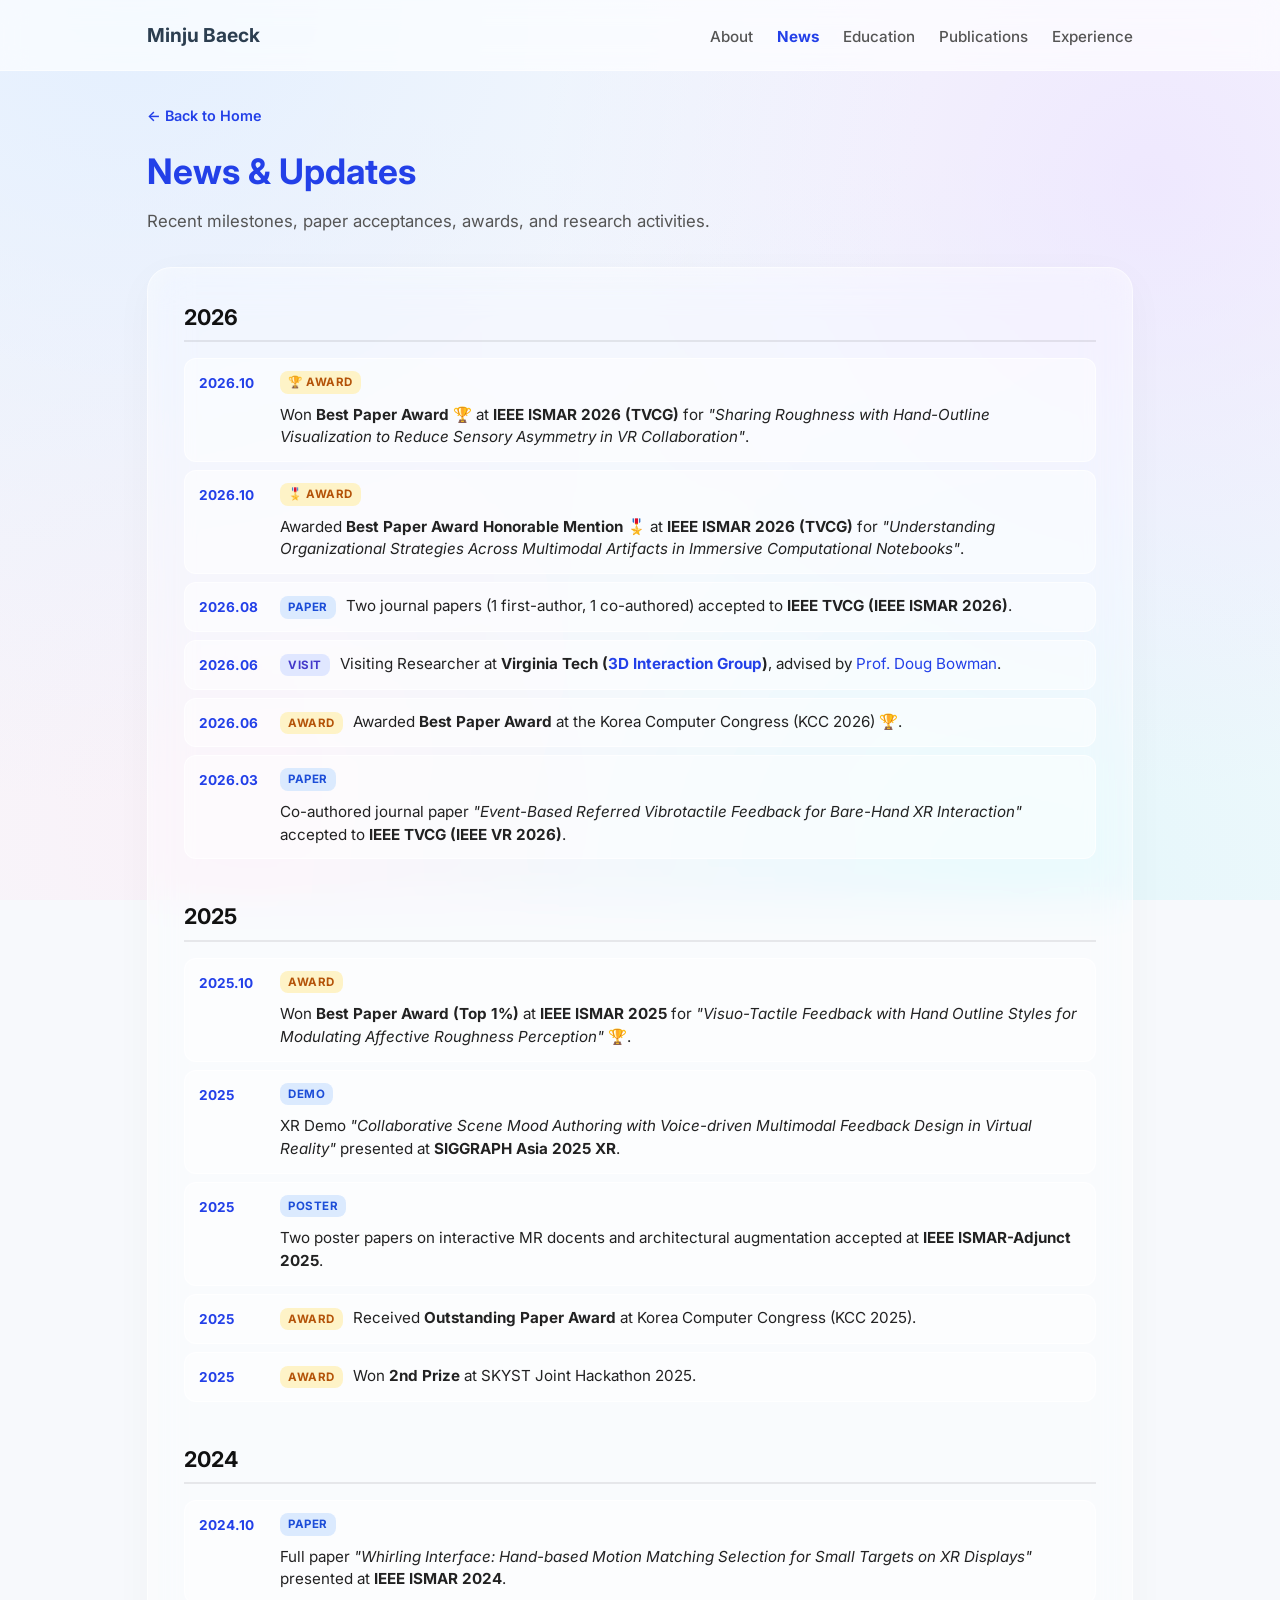
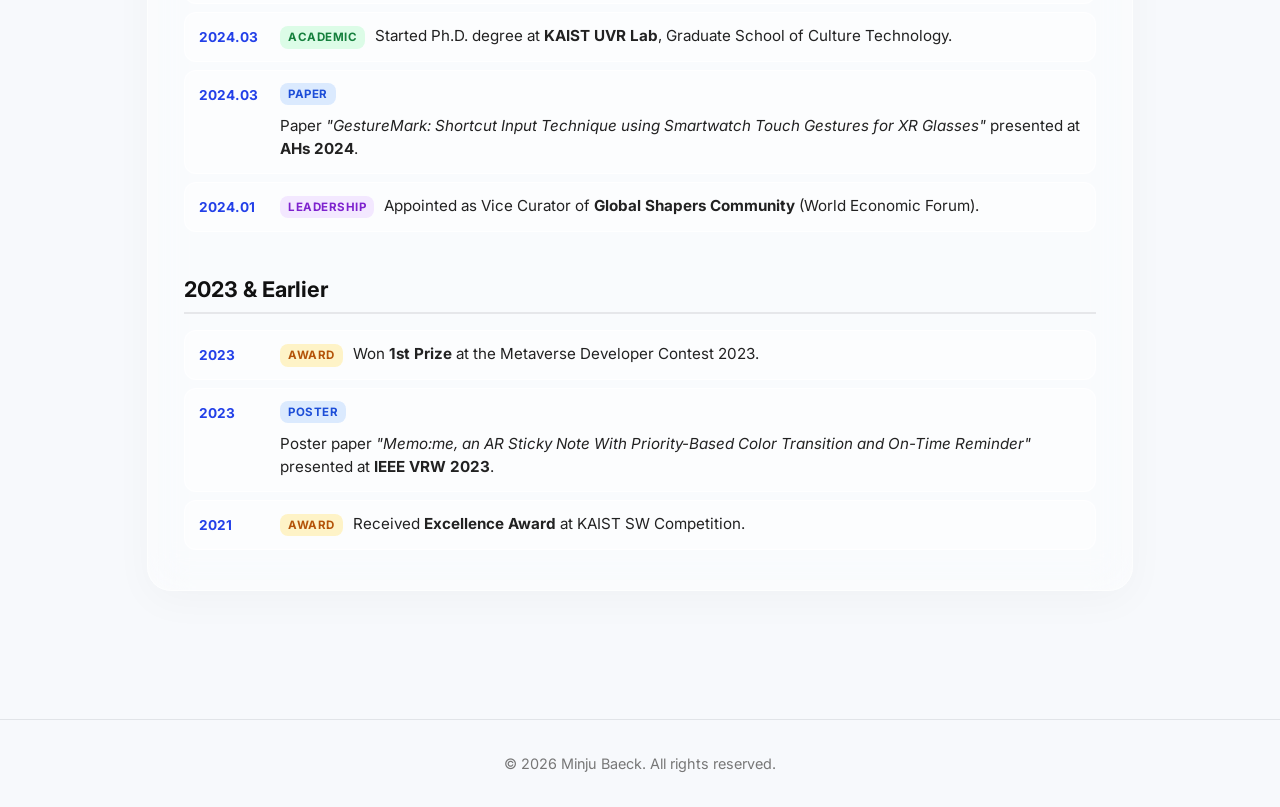
<file: news.html>
<!DOCTYPE html>
<html lang="en">
<head>
    <meta charset="UTF-8">
    <meta name="viewport" content="width=device-width, initial-scale=1.0">
    <title>News &amp; Updates | Minju Baeck</title>
    <link rel="stylesheet" href="style.css">
    <!-- Fonts -->
    <link href="https://fonts.googleapis.com/css2?family=Inter:wght@300;400;600;700&display=swap" rel="stylesheet">
    <!-- FontAwesome for Icons -->
    <link rel="stylesheet" href="https://cdnjs.cloudflare.com/ajax/libs/font-awesome/6.0.0/css/all.min.css">
</head>
<body>
    <nav class="navbar">
        <div class="nav-content">
            <a href="index.html" class="nav-logo">Minju Baeck</a>
            <ul class="nav-links">
                <li><a href="index.html#about">About</a></li>
                <li><a href="news.html" style="color: var(--vibrant-blue); font-weight: 700;">News</a></li>
                <li><a href="index.html#education">Education</a></li>
                <li><a href="index.html#publications">Publications</a></li>
                <li><a href="index.html#experience">Experience</a></li>
            </ul>
        </div>
    </nav>

    <main class="container" style="padding-top: 2rem;">
        <div class="news-page-header">
            <a href="index.html" class="back-link">&larr; Back to Home</a>
            <h1 class="page-title">News &amp; Updates</h1>
            <p class="page-subtitle">Recent milestones, paper acceptances, awards, and research activities.</p>
        </div>

        <div class="card-section-container" style="padding: 32px 36px; margin-bottom: 4rem;">
            
            <!-- 2026 -->
            <div class="news-year-group">
                <h2 class="news-year-heading">2026</h2>
                <div class="news-items-list">
                    <div class="news-card">
                        <div class="news-card-date">2026.10</div>
                        <div class="news-card-content">
                            <span class="news-tag tag-award">🏆 Award</span>
                            <p class="news-title">Won <strong>Best Paper Award 🏆</strong> at <strong>IEEE ISMAR 2026 (TVCG)</strong> for <em>"Sharing Roughness with Hand-Outline Visualization to Reduce Sensory Asymmetry in VR Collaboration"</em>.</p>
                        </div>
                    </div>
                    <div class="news-card">
                        <div class="news-card-date">2026.10</div>
                        <div class="news-card-content">
                            <span class="news-tag tag-award">🎖️ Award</span>
                            <p class="news-title">Awarded <strong>Best Paper Award Honorable Mention 🎖️</strong> at <strong>IEEE ISMAR 2026 (TVCG)</strong> for <em>"Understanding Organizational Strategies Across Multimodal Artifacts in Immersive Computational Notebooks"</em>.</p>
                        </div>
                    </div>
                    <div class="news-card">
                        <div class="news-card-date">2026.08</div>
                        <div class="news-card-content">
                            <span class="news-tag tag-paper">Paper</span>
                            <p class="news-title">Two journal papers (1 first-author, 1 co-authored) accepted to <strong>IEEE TVCG (IEEE ISMAR 2026)</strong>.</p>
                        </div>
                    </div>
                    <div class="news-card">
                        <div class="news-card-date">2026.06</div>
                        <div class="news-card-content">
                            <span class="news-tag tag-visit">Visit</span>
                            <p class="news-title">Visiting Researcher at <strong>Virginia Tech (<a href="https://wordpress.cs.vt.edu/3digroup/" target="_blank" rel="noopener noreferrer">3D Interaction Group</a>)</strong>, advised by <a href="https://scholar.google.com/citations?user=KXCqonwAAAAJ" target="_blank" rel="noopener noreferrer">Prof. Doug Bowman</a>.</p>
                        </div>
                    </div>
                    <div class="news-card">
                        <div class="news-card-date">2026.06</div>
                        <div class="news-card-content">
                            <span class="news-tag tag-award">Award</span>
                            <p class="news-title">Awarded <strong>Best Paper Award</strong> at the Korea Computer Congress (KCC 2026) 🏆.</p>
                        </div>
                    </div>
                    <div class="news-card">
                        <div class="news-card-date">2026.03</div>
                        <div class="news-card-content">
                            <span class="news-tag tag-paper">Paper</span>
                            <p class="news-title">Co-authored journal paper <em>"Event-Based Referred Vibrotactile Feedback for Bare-Hand XR Interaction"</em> accepted to <strong>IEEE TVCG (IEEE VR 2026)</strong>.</p>
                        </div>
                    </div>
                </div>
            </div>

            <!-- 2025 -->
            <div class="news-year-group">
                <h2 class="news-year-heading">2025</h2>
                <div class="news-items-list">
                    <div class="news-card">
                        <div class="news-card-date">2025.10</div>
                        <div class="news-card-content">
                            <span class="news-tag tag-award">Award</span>
                            <p class="news-title">Won <strong>Best Paper Award (Top 1%)</strong> at <strong>IEEE ISMAR 2025</strong> for <em>"Visuo-Tactile Feedback with Hand Outline Styles for Modulating Affective Roughness Perception"</em> 🏆.</p>
                        </div>
                    </div>
                    <div class="news-card">
                        <div class="news-card-date">2025</div>
                        <div class="news-card-content">
                            <span class="news-tag tag-paper">Demo</span>
                            <p class="news-title">XR Demo <em>"Collaborative Scene Mood Authoring with Voice-driven Multimodal Feedback Design in Virtual Reality"</em> presented at <strong>SIGGRAPH Asia 2025 XR</strong>.</p>
                        </div>
                    </div>
                    <div class="news-card">
                        <div class="news-card-date">2025</div>
                        <div class="news-card-content">
                            <span class="news-tag tag-paper">Poster</span>
                            <p class="news-title">Two poster papers on interactive MR docents and architectural augmentation accepted at <strong>IEEE ISMAR-Adjunct 2025</strong>.</p>
                        </div>
                    </div>
                    <div class="news-card">
                        <div class="news-card-date">2025</div>
                        <div class="news-card-content">
                            <span class="news-tag tag-award">Award</span>
                            <p class="news-title">Received <strong>Outstanding Paper Award</strong> at Korea Computer Congress (KCC 2025).</p>
                        </div>
                    </div>
                    <div class="news-card">
                        <div class="news-card-date">2025</div>
                        <div class="news-card-content">
                            <span class="news-tag tag-award">Award</span>
                            <p class="news-title">Won <strong>2nd Prize</strong> at SKYST Joint Hackathon 2025.</p>
                        </div>
                    </div>
                </div>
            </div>

            <!-- 2024 -->
            <div class="news-year-group">
                <h2 class="news-year-heading">2024</h2>
                <div class="news-items-list">
                    <div class="news-card">
                        <div class="news-card-date">2024.10</div>
                        <div class="news-card-content">
                            <span class="news-tag tag-paper">Paper</span>
                            <p class="news-title">Full paper <em>"Whirling Interface: Hand-based Motion Matching Selection for Small Targets on XR Displays"</em> presented at <strong>IEEE ISMAR 2024</strong>.</p>
                        </div>
                    </div>
                    <div class="news-card">
                        <div class="news-card-date">2024.03</div>
                        <div class="news-card-content">
                            <span class="news-tag tag-academic">Academic</span>
                            <p class="news-title">Started Ph.D. degree at <strong>KAIST UVR Lab</strong>, Graduate School of Culture Technology.</p>
                        </div>
                    </div>
                    <div class="news-card">
                        <div class="news-card-date">2024.03</div>
                        <div class="news-card-content">
                            <span class="news-tag tag-paper">Paper</span>
                            <p class="news-title">Paper <em>"GestureMark: Shortcut Input Technique using Smartwatch Touch Gestures for XR Glasses"</em> presented at <strong>AHs 2024</strong>.</p>
                        </div>
                    </div>
                    <div class="news-card">
                        <div class="news-card-date">2024.01</div>
                        <div class="news-card-content">
                            <span class="news-tag tag-service">Leadership</span>
                            <p class="news-title">Appointed as Vice Curator of <strong>Global Shapers Community</strong> (World Economic Forum).</p>
                        </div>
                    </div>
                </div>
            </div>

            <!-- 2023 & Earlier -->
            <div class="news-year-group">
                <h2 class="news-year-heading">2023 &amp; Earlier</h2>
                <div class="news-items-list">
                    <div class="news-card">
                        <div class="news-card-date">2023</div>
                        <div class="news-card-content">
                            <span class="news-tag tag-award">Award</span>
                            <p class="news-title">Won <strong>1st Prize</strong> at the Metaverse Developer Contest 2023.</p>
                        </div>
                    </div>
                    <div class="news-card">
                        <div class="news-card-date">2023</div>
                        <div class="news-card-content">
                            <span class="news-tag tag-paper">Poster</span>
                            <p class="news-title">Poster paper <em>"Memo:me, an AR Sticky Note With Priority-Based Color Transition and On-Time Reminder"</em> presented at <strong>IEEE VRW 2023</strong>.</p>
                        </div>
                    </div>
                    <div class="news-card">
                        <div class="news-card-date">2021</div>
                        <div class="news-card-content">
                            <span class="news-tag tag-award">Award</span>
                            <p class="news-title">Received <strong>Excellence Award</strong> at KAIST SW Competition.</p>
                        </div>
                    </div>
                </div>
            </div>

        </div>
    </main>

    <footer>
        <p>&copy; 2026 Minju Baeck. All rights reserved.</p>
    </footer>
</body>
</html>
</file>
<file: style.css>
/* Global Styles */
:root {
    --primary-color: #2c3e50;
    --accent-color: #2340E8;
    --text-color: #333333;
    --light-gray: #f8f9fa;
    --border-color: #e1e4e8;
    --font-family: 'Inter', -apple-system, BlinkMacSystemFont, "Segoe UI", Roboto, Helvetica, Arial, sans-serif;
}

* {
    margin: 0;
    padding: 0;
    box-sizing: border-box;
}

body {
    font-family: var(--font-family);
    line-height: 1.6;
    color: var(--text-color);
    background-color: #ffffff;
}

a {
    color: var(--accent-color);
    text-decoration: none;
    transition: color 0.2s ease;
}

a:hover {
    color: #1d6fa5;
    text-decoration: underline;
}

/* Navigation */
.navbar {
    background-color: rgba(255, 255, 255, 0.95);
    border-bottom: 1px solid var(--border-color);
    position: sticky;
    top: 0;
    z-index: 100;
    padding: 1rem 0;
    backdrop-filter: blur(5px);
}

.nav-content {
    max-width: 1050px;
    margin: 0 auto;
    padding: 0 2rem;
    display: flex;
    justify-content: space-between;
    align-items: center;
}

.nav-logo {
    font-weight: 700;
    font-size: 1.2rem;
    color: var(--primary-color);
    text-decoration: none;
}

.nav-logo:hover {
    text-decoration: none;
    color: var(--accent-color);
}

.nav-links {
    list-style: none;
    display: flex;
    gap: 1.5rem;
}

.nav-links a {
    color: #555;
    font-weight: 500;
    font-size: 0.95rem;
}

.nav-links a:hover {
    color: var(--accent-color);
    text-decoration: none;
}

/* Main Container */
.container {
    max-width: 1050px;
    margin: 0 auto;
    padding: 2rem;
}

section {
    margin-bottom: 4rem;
}

h2 {
    font-size: 1.5rem;
    color: var(--primary-color);
    border-bottom: 2px solid var(--light-gray);
    padding-bottom: 0.5rem;
    margin-bottom: 1.5rem;
    display: flex;
    align-items: center;
    gap: 0.5rem;
}

/* About Section */
.about-section {
    display: flex;
    align-items: center;
    gap: 3rem;
    margin-top: 2rem;
    margin-bottom: 4rem;
}

.about-text {
    flex: 1;
}

.about-text h1 {
    font-size: 2.5rem;
    color: var(--primary-color);
    margin-bottom: 0.2rem;
}

.subtitle {
    font-size: 1.2rem;
    color: #666;
    font-weight: 400;
    margin-bottom: 1.5rem;
    border-bottom: none;
    padding-bottom: 0;
}

.about-text p {
    margin-bottom: 1rem;
    font-size: 1.05rem;
}

.social-links {
    margin-top: 1.5rem;
    display: flex;
    gap: 1.2rem;
}

.social-links a {
    display: inline-flex;
    align-items: center;
    gap: 0.4rem;
    color: #555;
    font-weight: 500;
    padding: 0.4rem 0.8rem;
    border: 1px solid var(--border-color);
    border-radius: 5px;
    background-color: var(--light-gray);
    transition: all 0.2s;
}

.social-links a:hover {
    background-color: white;
    border-color: var(--accent-color);
    color: var(--accent-color);
    text-decoration: none;
}

.about-image {
    flex-shrink: 0;
}

.profile-photo {
    width: 200px;
    height: 200px;
    border-radius: 50%;
    object-fit: cover;
    box-shadow: 0 4px 10px rgba(0,0,0,0.1);
}

/* Shared Item Styles (Education, Experience) */
.item {
    margin-bottom: 1.5rem;
}

.item-header {
    display: flex;
    justify-content: space-between;
    align-items: baseline;
    margin-bottom: 0.3rem;
}

.item-header h3 {
    font-size: 1.1rem;
    color: #222;
}

.date {
    font-size: 0.9rem;
    color: #777;
    white-space: nowrap;
}

.detail {
    font-size: 0.95rem;
    color: #555;
    font-style: italic;
}

ul {
    margin-left: 1.2rem;
    margin-top: 0.5rem;
}

li {
    margin-bottom: 0.3rem;
}

.more-link {
    font-weight: 600;
}

/* Awards */
.awards-list {
    list-style: none;
    margin-left: 0;
}

.awards-list li {
    display: grid;
    grid-template-columns: 280px 1fr auto;
    gap: 15px;
    align-items: center;
    padding: 1rem 0;
    border-bottom: 1px solid var(--light-gray);
}
.award-title {
    color: #111;
}
.award-event {
    color: #444;
}

.awards-list li:last-child {
    border-bottom: none;
}

/* Footer */
footer {
    text-align: center;
    padding: 2rem;
    color: #777;
    font-size: 0.9rem;
    border-top: 1px solid var(--border-color);
    margin-top: 2rem;
}

/* Responsive Design */
@media (max-width: 768px) {
    .about-section {
        flex-direction: column-reverse;
        text-align: center;
    }
    
    .social-links {
        justify-content: center;
        flex-wrap: wrap;
    }
    
    .item-header {
        flex-direction: column;
    }
    
    
    .awards-list li {
        display: flex;
        flex-direction: column;
        align-items: flex-start;
        gap: 0.4rem;
    }
}

/* Publication Filters */
.pub-filters {
    display: flex;
    gap: 10px;
    margin-bottom: 15px;
    flex-wrap: wrap;
}

.filter-btn {
    padding: 6px 16px;
    border: 1px solid var(--accent-color);
    background-color: transparent;
    color: var(--accent-color);
    border-radius: 20px;
    cursor: pointer;
    font-size: 0.9rem;
    font-weight: 500;
    transition: all 0.2s ease;
}

.filter-btn.active, .filter-btn:hover {
    background-color: var(--accent-color);
    color: white;
}

/* Publication Layout */
.pub-list {
    display: flex;
    flex-direction: column;
    gap: 25px;
}

.publication {
    display: flex;
    gap: 15px;
    align-items: flex-start;
    border-bottom: 1px solid var(--light-gray);
    padding-bottom: 20px;
}

.publication:last-child {
    border-bottom: none;
}

.pub-media {
    width: 200px;
    flex-shrink: 0;
}

.media-placeholder {
    width: 100%;
    aspect-ratio: 16 / 9;
    background-color: #eaeaea;
    border-radius: 8px;
    display: flex;
    align-items: center;
    justify-content: center;
    color: #999;
    font-size: 0.85rem;
    overflow: hidden;
    box-shadow: 0 2px 5px rgba(0,0,0,0.05);
}

.pub-media img, .pub-media video {
    width: 100%;
    height: 100%;
    object-fit: cover;
    border-radius: 8px;
}

.pub-content {
    flex: 1;
    display: flex;
    flex-direction: column;
    justify-content: center;
}

.pub-year {
    font-size: 0.85rem;
    font-weight: 700;
    color: var(--accent-color);
    margin-bottom: 3px;
    display: flex;
    align-items: center;
    flex-wrap: wrap;
    gap: 4px 0;
}

.pub-title {
    font-size: 1.05rem;
    font-weight: 600;
    color: #222;
    margin-bottom: 5px;
    line-height: 1.4;
}

.pub-authors {
    font-size: 0.9rem;
    color: #555;
    margin-bottom: 4px;
}

.pub-venue {
    font-size: 0.85rem;
    color: #777;
    font-style: italic;
}

@media (max-width: 768px) {
    .publication {
        flex-direction: column;
        gap: 15px;
    }
    .pub-media {
        width: 100%;
        max-width: 300px;
    }
}

/* Section Title Row for inline links */
.section-title-row {
    display: flex;
    justify-content: space-between;
    align-items: baseline;
    border-bottom: 2px solid var(--light-gray);
    margin-bottom: 1.5rem;
    padding-bottom: 0.5rem;
}

h2.no-border {
    border-bottom: none;
    margin-bottom: 0;
    padding-bottom: 0;
}

.scholar-link {
    font-size: 0.9rem;
    font-weight: 600;
}

@media (max-width: 768px) {
    .section-title-row {
        flex-direction: column;
        align-items: flex-start;
        gap: 10px;
    }
}

/* Fun Projects Gallery */
.gallery-grid {
    display: grid;
    grid-template-columns: repeat(auto-fill, minmax(200px, 1fr));
    gap: 15px;
    margin-top: 20px;
}

.gallery-card {
    position: relative;
    border-radius: 8px;
    overflow: hidden;
    cursor: pointer;
    box-shadow: 0 4px 10px rgba(0,0,0,0.1);
    transition: transform 0.3s ease;
}

.gallery-card:hover {
    transform: translateY(-5px);
    box-shadow: 0 6px 15px rgba(0,0,0,0.15);
}

.gallery-card img {
    width: 100%;
    height: auto;
    min-height: 100%;
    object-fit: cover;
    display: block;
}

.card-overlay {
    position: absolute;
    bottom: 0;
    left: 0;
    right: 0;
    background: linear-gradient(transparent, rgba(0,0,0,0.85));
    color: white;
    padding: 15px;
    padding-top: 30px;
    transform: translateY(10px);
    opacity: 0;
    transition: all 0.3s ease;
}

.gallery-card:hover .card-overlay {
    transform: translateY(0);
    opacity: 1;
}

.card-overlay h3 {
    margin: 0;
    font-size: 1.05rem;
    color: #fff;
    border-bottom: none;
}

/* Modal styling */
.modal {
    display: none; 
    position: fixed; 
    z-index: 1000; 
    left: 0;
    top: 0;
    width: 100%; 
    height: 100%; 
    background-color: rgba(0,0,0,0.8);
    align-items: center;
    justify-content: center;
    opacity: 0;
    transition: opacity 0.3s ease;
}

.modal.show {
    display: flex;
    opacity: 1;
}

.modal-content {
    background-color: #fff;
    padding: 25px;
    border-radius: 12px;
    max-width: 650px;
    width: 90%;
    position: relative;
    animation: scaleUp 0.3s ease;
}

@keyframes scaleUp {
    from { transform: scale(0.95); }
    to { transform: scale(1); }
}

.close-btn {
    position: absolute;
    top: 15px;
    right: 20px;
    color: #aaa;
    font-size: 28px;
    font-weight: bold;
    cursor: pointer;
    line-height: 1;
}

.close-btn:hover {
    color: #333;
}

#modal-img {
    width: 100%;
    border-radius: 8px;
    margin-bottom: 15px;
    max-height: 400px;
    object-fit: cover;
    background-color: var(--light-gray);
}

#modal-title {
    color: var(--primary-color);
    margin-bottom: 10px;
    font-size: 1.4rem;
    border-bottom: none;
}

#modal-desc {
    color: #444;
    font-size: 1.05rem;
    line-height: 1.5;
}

/* Selected Works */
.works-grid {
    display: grid;
    grid-template-columns: repeat(3, 1fr);
    gap: 25px;
    margin-bottom: 3rem;
}

.work-card {
    background: #ffffff;
    border-radius: 28px;
    padding: 16px;
    display: flex;
    flex-direction: column;
    text-decoration: none;
    color: inherit;
    box-shadow: 0 10px 30px rgba(0,0,0,0.06);
    transition: transform 0.3s cubic-bezier(0.175, 0.885, 0.32, 1.275), box-shadow 0.3s ease;
    border: 1px solid rgba(0,0,0,0.03);
}

.work-card:hover {
    transform: translateY(-6px) scale(1.02);
    box-shadow: 0 20px 40px rgba(0,0,0,0.1);
}

.work-img {
    width: 100%;
    border-radius: 20px;
    overflow: hidden;
    position: relative;
    background: #f8f9fa;
    margin-bottom: 16px;
    box-shadow: inset 0 0 0 1px rgba(0,0,0,0.03);
}

.work-img img, .work-img video {
    width: 100%;
    height: auto;
    object-fit: cover;
    display: block;
    transition: transform 0.4s ease;
}

.work-card:hover .work-img img,
.work-card:hover .work-img video {
    transform: scale(1.05);
}

.work-info {
    padding: 4px 8px 8px 8px;
    display: flex;
    flex-direction: column;
    gap: 6px;
}

.work-info h3 {
    font-size: 1.15rem;
    font-weight: 700;
    color: #1a202c;
    margin: 0;
    letter-spacing: -0.3px;
}

.work-question {
    font-size: 0.9rem;
    color: #4a5568;
    margin: 0 0 12px 0;
    line-height: 1.4;
}

.work-tags {
    font-size: 0.75rem;
    font-weight: 600;
    color: #718096;
    margin: 0;
    display: flex;
    align-items: center;
    gap: 6px;
}

.work-tags::before {
    content: '';
    display: inline-block;
    width: 8px;
    height: 8px;
    background-color: #48bb78;
    border-radius: 50%;
    box-shadow: 0 0 6px rgba(72, 187, 120, 0.6);
}

@media (max-width: 768px) {
    .works-grid {
        grid-template-columns: 1fr;
    }
}

:root {
    --slider-pos: 0%;
}

/* Interactive Timeline with Slider */
.timeline-container {
    display: flex;
    gap: 40px;
    margin: 40px 0;
    align-items: flex-start;
}

.timeline-nav.slider-mode {
    position: relative;
    display: flex;
    flex-direction: column;
    justify-content: space-between;
    padding: 0;
    width: 170px;
    flex-shrink: 0;
    height: 320px;
    margin-top: 20px;
}

.slider-track {
    position: absolute;
    right: 0px;
    top: 20px;
    bottom: 20px;
    width: 14px;
    background: #e9ecef;
    border-radius: 10px;
    box-shadow: inset 0 2px 4px rgba(0,0,0,0.1);
    z-index: 1;
}

.slider-fill {
    position: absolute;
    top: 0;
    left: 0;
    width: 100%;
    background: #111;
    border-radius: 10px;
    height: var(--slider-pos);
    transition: height 0.4s cubic-bezier(0.25, 1, 0.5, 1);
}

.slider-thumb {
    position: absolute;
    top: var(--slider-pos);
    left: 50%;
    transform: translate(-50%, -50%);
    width: 28px;
    height: 28px;
    background: #111;
    border-radius: 50%;
    box-shadow: 0 3px 6px rgba(0,0,0,0.3);
    display: flex;
    align-items: center;
    justify-content: center;
    transition: top 0.4s cubic-bezier(0.25, 1, 0.5, 1);
    z-index: 2;
}

.thumb-inner {
    width: 8px;
    height: 8px;
    background: #fff;
    border-radius: 50%;
}

.nav-item {
    display: flex;
    align-items: center;
    justify-content: flex-start;
    height: 40px;
    padding-right: 25px;
    cursor: pointer;
    z-index: 3;
}

.nav-item .nav-text {
    font-size: 1.25rem;
    font-weight: 700;
    line-height: 1.2;
    color: #adb5bd;
    transition: 0.3s;
}

.nav-item.active .nav-text {
    color: #111;
    transform: scale(1.05);
    transform-origin: left center;
}

.timeline-content {
    flex: 1;
    position: relative;
}

.tl-panel {
    display: none;
    animation: fadeIn 0.4s ease;
}

.tl-panel.active {
    display: block;
}

@keyframes fadeIn {
    from { opacity: 0; transform: translateY(10px); }
    to { opacity: 1; transform: translateY(0); }
}

@media (max-width: 768px) {
    .timeline-container {
        flex-direction: column;
        gap: 30px;
    }
    
    .timeline-nav.slider-mode {
        width: 100%;
        height: auto;
        flex-direction: row;
        justify-content: space-between;
        padding-bottom: 30px;
        margin-bottom: 20px;
        border-bottom: none;
        margin-top: 0;
    }
    
    .slider-track {
        right: 20px;
        left: 20px;
        top: auto;
        bottom: 5px;
        width: auto;
        height: 14px;
    }
    
    .slider-fill {
        height: 100%;
        width: var(--slider-pos);
        transition: width 0.4s cubic-bezier(0.25, 1, 0.5, 1);
    }
    
    .slider-thumb {
        top: 50%;
        left: var(--slider-pos);
        transition: left 0.4s cubic-bezier(0.25, 1, 0.5, 1);
    }

    .nav-item {
        padding-right: 0;
        justify-content: center;
        flex: 1;
        text-align: center;
    }

    .nav-item .nav-text {
        font-size: 1rem;
    }
    
    .nav-item.active .nav-text {
        transform: scale(1.05);
        transform-origin: center bottom;
    }
}

/* Timeline style inside panels */
.item.tl-layout {
    display: flex;
    gap: 15px;
    align-items: flex-start;
    margin-bottom: 15px;
}

.item-date {
    font-weight: 700;
    font-size: 1rem;
    color: #2340E8; /* distinct accent color for date */
    min-width: 145px;
    flex-shrink: 0;
    padding-top: 1px;
}

.item-content {
    flex: 1;
    max-width: 750px;
}

.item-content .item-header {
    flex-direction: column;
    margin-bottom: 2px;
}

.item-content .item-header h3 {
    font-size: 1.05rem;
    color: #111;
    margin-bottom: 0;
}

.item-content p {
    color: #333;
    font-size: 0.9rem;
    line-height: 1.4;
    margin-top: 4px;
}

.item-content p .detail,
.item-content .detail {
    font-style: italic;
    color: #666;
    font-size: 0.85rem;
    display: inline-block;
    margin-top: 2px;
}

.item-content ul {
    margin-top: 5px;
    margin-bottom: 0;
    font-size: 0.9rem;
    color: #444;
    padding-left: 20px;
}

.item-content li {
    margin-bottom: 4px;
}

@media (max-width: 768px) {
    .item.tl-layout {
        flex-direction: column;
        gap: 5px;
        margin-bottom: 15px;
    }
    
    .item-date {
        min-width: auto;
        font-size: 0.95rem;
        padding-top: 0;
    }
}

/* Publication Badges */
.pub-badge {
    display: inline-block;
    padding: 1px 7px;
    border-radius: 8px;
    font-size: 0.65rem;
    font-weight: 700;
    margin-left: 8px;
    line-height: 1.3;
}

.badge-journal {
    background-color: #e3f2fd;
    color: #1976d2;
    border: 1px solid #bbdefb;
}

.badge-conference {
    background-color: #f3e5f5;
    color: #7b1fa2;
    border: 1px solid #e1bee7;
}

.badge-poster {
    background-color: #e8f5e9;
    color: #388e3c;
    border: 1px solid #c8e6c9;
}

/* Leadership Single-line Layout */
#leadership-inner .item-content {
    display: flex;
    justify-content: space-between;
    align-items: baseline;
    max-width: 100%; /* allow full stretch for the right-aligned role */
}

#leadership-inner .item-header {
    margin-bottom: 0;
}

#leadership-inner .item-header h3 {
    margin-bottom: 0;
}

#leadership-inner p {
    margin: 0;
    margin-left: 20px;
    color: #555;
    white-space: nowrap;
    font-size: 0.95rem;
}

@media (max-width: 768px) {
    #leadership-inner .item-content {
        flex-direction: column;
        align-items: flex-start;
    }
    #leadership-inner p {
        margin-left: 0;
        margin-top: 3px;
    }
}

/* Awards Toggle System */
#awards:not(.expanded) .hidden-award {
    display: none !important;
}

/* Vision Modal Specific Styles */
.vision-modal-content {
    max-width: 900px;
    width: 90%;
    max-height: 85vh;
    padding: 0;
    overflow: hidden;
    display: flex;
    flex-direction: column;
}

.close-vision-btn {
    position: absolute;
    top: 15px;
    right: 25px;
    font-size: 28px;
    font-weight: bold;
    color: #666;
    cursor: pointer;
    z-index: 10;
}

.close-vision-btn:hover {
    color: #000;
}

.vision-modal-layout {
    display: flex;
    height: 100%;
}

.vision-modal-media {
    flex: 1;
    background: #f8f9fa;
    display: flex;
    align-items: center;
    justify-content: center;
    border-right: 1px solid #eaeaea;
}

.vision-img-placeholder {
    width: 100%;
    height: 100%;
    display: flex;
    align-items: center;
    justify-content: center;
    color: #aaa;
    font-size: 1.2rem;
    min-height: 400px;
}

.vision-modal-info {
    flex: 1.2;
    padding: 40px;
    overflow-y: auto;
    max-height: 85vh;
}

.vision-modal-info h2 {
    font-size: 1.8rem;
    margin-bottom: 10px;
    color: #111;
}

.vision-question {
    font-size: 1.1rem;
    color: #555;
    font-weight: 500;
    margin-bottom: 20px;
    line-height: 1.4;
}

.vision-sections {
    margin-top: 30px;
    display: flex;
    flex-direction: column;
    gap: 20px;
}

.v-section h5 {
    font-size: 1rem;
    color: var(--accent-color);
    margin-bottom: 8px;
    display: flex;
    align-items: center;
    gap: 8px;
}

.v-section p {
    font-size: 0.95rem;
    color: #444;
    line-height: 1.6;
    margin: 0;
}

.links-section {
    flex-direction: row !important;
    display: flex;
    gap: 15px;
    margin-top: 10px;
}

.v-link {
    display: inline-flex;
    align-items: center;
    gap: 6px;
    padding: 8px 16px;
    background: #f1f3f5;
    color: #333;
    border-radius: 6px;
    text-decoration: none;
    font-weight: 600;
    font-size: 0.9rem;
    transition: background 0.2s;
}

.v-link:hover {
    background: #e2e6ea;
}

@media (max-width: 768px) {
    .vision-modal-layout {
        flex-direction: column;
    }
    .vision-modal-media {
        min-height: 250px;
    }
    .vision-modal-info {
        padding: 25px;
    }
}

/* Clean Awards Category Label */
.award-category-clean {
    margin-bottom: 25px;
}

.cat-label {
    font-size: 0.8rem;
    font-weight: 700;
    color: #999;
    text-transform: uppercase;
    letter-spacing: 1px;
    margin-bottom: 10px;
    margin-top: 10px;
    padding-left: 5px;
}

.social-links {
    display: flex;
    flex-wrap: wrap;
    gap: 10px;
    justify-content: center;
    margin-top: 10px;
    width: 100%;
}

.social-links a {
    display: inline-flex;
    align-items: center;
    gap: 8px;
    background: #f8f9fa;
    color: #4a5568;
    text-decoration: none;
    font-weight: 600;
    font-size: 0.9rem;
    padding: 8px 14px;
    border-radius: 6px;
    border: 1px solid #e2e8f0;
    transition: all 0.2s ease;
}

.social-links a:hover {
    background: #edf2f7;
    border-color: #cbd5e0;
    color: #2d3748;
}

/* Force about-image to be flex column for social links */
.about-section .about-image {
    display: flex;
    flex-direction: column;
    align-items: center;
    gap: 15px;
}

/* Make icon-only buttons perfectly square */
.social-links a:not(.cv-link) {
    padding: 10px;
    width: 40px;
    height: 40px;
    display: inline-flex;
    justify-content: center;
    align-items: center;
    border-radius: 8px;
}

.social-links a.cv-link {
    padding: 10px 18px;
    height: 40px;
    border-radius: 8px;
}

/* Publication Links */
.pub-link {
    color: inherit;
    text-decoration: none;
    transition: color 0.2s ease;
}

.pub-link:hover {
    color: var(--accent-color);
    text-decoration: underline;
}

/* Remove background boxes from social icons */
.social-links a, .social-links a:not(.cv-link), .social-links a.cv-link {
    background: transparent !important;
    background-color: transparent !important;
    border: none !important;
}
.social-links a:hover {
    background: transparent !important;
    background-color: transparent !important;
    opacity: 0.7;
}

/* Push the overlay up slightly to accommodate the year text in Fun Projects */
#fun .card-overlay {
    bottom: 30px;
}

/* Override social links for larger icons and smaller gaps */
.social-links {
    gap: 8px !important;
}
.social-links a, .social-links a:not(.cv-link), .social-links a.cv-link {
    padding: 0 !important;
    width: auto !important;
    height: auto !important;
}

/* Override awards-list li for single line compact layout */
.awards-list li {
    display: block !important;
    padding: 0.25rem 0 !important;
    font-size: 0.95rem;
    color: #444;
}

/* Align Skills list columns */
#skills-inner .item-date {
    min-width: 200px;
}

/* Card Section Layout */
.card-section-container {
    border: 1px solid #eaeaea;
    border-radius: 24px;
    padding: 24px 28px;
    background: #ffffff;
    margin-bottom: 3rem;
}
.card-section-header {
    display: flex;
    justify-content: space-between;
    align-items: center;
    margin-bottom: 16px;
}
.card-section-title {
    font-size: 24px !important;
    font-weight: 700 !important;
    color: #111 !important;
    margin: 0 !important;
    border: none !important;
    padding-bottom: 0 !important;
}
.more-btn {
    background: none;
    border: none;
    color: #888;
    font-size: 14px;
    cursor: pointer;
    padding: 6px 10px;
    border-radius: 6px;
    transition: background 0.2s, color 0.2s;
}
.more-btn:hover {
    background: #f0f0f0;
    color: #333;
}
.card-grid {
    display: grid;
    grid-template-columns: repeat(auto-fill, minmax(200px, 1fr));
    gap: 14px;
}
.info-card {
    background: #F7F7F7;
    border-radius: 16px;
    padding: 16px 18px;
    display: flex;
    flex-direction: column;
    align-items: flex-start;
}
.info-card-icon {
    margin-bottom: 10px;
    display: flex;
    align-items: center;
    justify-content: center;
}
.info-card-icon svg {
    width: 22px !important;
    height: 22px !important;
}
.info-card-org {
    font-size: 15px;
    font-weight: 700;
    color: #111;
    margin: 0 0 3px 0;
    line-height: 1.3;
}
.info-card-role {
    font-size: 13px;
    font-weight: 400;
    color: #555;
    margin: 0 0 10px 0;
}
.info-card-date {
    font-size: 13px !important;
    font-weight: 700 !important;
    color: #2340E8 !important;
    margin: 0;
    margin-top: auto;
}
.hidden-card {
    display: none !important;
}
.hidden-card.show {
    display: flex !important;
}

/* Horizontal Scroll Grid */
.horizontal-scroll-grid {
    display: flex !important;
    flex-wrap: nowrap !important;
    overflow-x: auto;
    padding-bottom: 12px;
    -webkit-overflow-scrolling: touch;
    scroll-snap-type: x mandatory;
}
.horizontal-scroll-grid::-webkit-scrollbar {
    height: 6px;
}
.horizontal-scroll-grid::-webkit-scrollbar-track {
    background: #f7f7f7;
    border-radius: 4px;
}
.horizontal-scroll-grid::-webkit-scrollbar-thumb {
    background: #ddd;
    border-radius: 4px;
}
.horizontal-scroll-grid::-webkit-scrollbar-thumb:hover {
    background: #ccc;
}
.horizontal-scroll-grid .info-card {
    flex: 0 0 165px;
    scroll-snap-align: start;
}


/* Dreamy Card Section Container */
.card-section-container {
    background-color: #f7f9fc;
    background-image: 
        radial-gradient(circle at 10% 0%, rgba(220, 235, 255, 0.6) 0%, transparent 50%),
        radial-gradient(circle at 90% 20%, rgba(235, 225, 255, 0.6) 0%, transparent 40%),
        radial-gradient(circle at 80% 100%, rgba(215, 245, 250, 0.5) 0%, transparent 50%),
        radial-gradient(circle at 20% 90%, rgba(250, 235, 245, 0.5) 0%, transparent 50%);
    border: 1px solid rgba(255, 255, 255, 0.9);
    box-shadow: 0 10px 40px rgba(0, 0, 0, 0.04), inset 0 0 20px rgba(255, 255, 255, 0.5);
    border-radius: 24px;
    padding: 24px 28px;
    margin-bottom: 3rem;
}

/* Glassmorphism Cards */
.info-card {
    background: rgba(255, 255, 255, 0.55) !important;
    backdrop-filter: blur(12px) saturate(1.2);
    -webkit-backdrop-filter: blur(12px) saturate(1.2);
    border: 1px solid rgba(255, 255, 255, 0.9);
    box-shadow: 0 8px 24px rgba(31, 38, 135, 0.05);
    border-radius: 16px;
    padding: 16px 18px;
    display: flex;
    flex-direction: column;
    align-items: flex-start;
    transition: transform 0.2s ease, box-shadow 0.2s ease, background 0.2s ease;
}
.info-card:hover {
    transform: translateY(-2px);
    box-shadow: 0 12px 32px rgba(31, 38, 135, 0.08);
    background: rgba(255, 255, 255, 0.75) !important;
}

/* Update Scrollbar for dreamy background */
.horizontal-scroll-grid::-webkit-scrollbar-track {
    background: rgba(255, 255, 255, 0.4) !important;
    border-radius: 4px;
}
.horizontal-scroll-grid::-webkit-scrollbar-thumb {
    background: rgba(0, 0, 0, 0.1) !important;
    border-radius: 4px;
}
.horizontal-scroll-grid::-webkit-scrollbar-thumb:hover {
    background: rgba(0, 0, 0, 0.2) !important;
}


/* Global Dreamy Background */
body {
    background-color: #f7f9fc !important;
    background-image: 
        radial-gradient(circle at 10% 0%, rgba(220, 235, 255, 0.7) 0%, transparent 55%),
        radial-gradient(circle at 90% 20%, rgba(235, 225, 255, 0.7) 0%, transparent 45%),
        radial-gradient(circle at 80% 100%, rgba(215, 245, 250, 0.6) 0%, transparent 55%),
        radial-gradient(circle at 20% 90%, rgba(250, 235, 245, 0.6) 0%, transparent 55%) !important;
    background-attachment: fixed !important;
    background-size: cover !important;
}

/* Make Navbar Glassy */
.navbar {
    background-color: rgba(255, 255, 255, 0.65) !important;
    backdrop-filter: blur(12px) saturate(1.2) !important;
    -webkit-backdrop-filter: blur(12px) saturate(1.2) !important;
    border-bottom: 1px solid rgba(255, 255, 255, 0.5) !important;
}

/* Adjust Card Section Container */
.card-section-container {
    background: rgba(255, 255, 255, 0.3) !important;
    backdrop-filter: blur(20px) saturate(1.2) !important;
    -webkit-backdrop-filter: blur(20px) saturate(1.2) !important;
    border: 1px solid rgba(255, 255, 255, 0.6) !important;
    box-shadow: 0 10px 40px rgba(0, 0, 0, 0.03), inset 0 0 20px rgba(255, 255, 255, 0.3) !important;
}


/* Make Work Cards Glassy */
.work-card {
    background: rgba(255, 255, 255, 0.45) !important;
    backdrop-filter: blur(16px) saturate(1.2) !important;
    -webkit-backdrop-filter: blur(16px) saturate(1.2) !important;
    border: 1px solid rgba(255, 255, 255, 0.7) !important;
    box-shadow: 0 8px 32px rgba(0, 0, 0, 0.04) !important;
}

/* Make Modals Glassy too */
.modal-content {
    background: rgba(255, 255, 255, 0.65) !important;
    backdrop-filter: blur(24px) saturate(1.2) !important;
    -webkit-backdrop-filter: blur(24px) saturate(1.2) !important;
    border: 1px solid rgba(255, 255, 255, 0.8) !important;
    box-shadow: 0 12px 48px rgba(0, 0, 0, 0.1) !important;
}


/* Vibrant Blue Main Colors */
:root {
    --vibrant-blue: #2340E8;
    --soft-purple-bg: #E4E8FA;
}

h1, h2, .card-section-title, .about-text h1, .about-text h2 {
    color: var(--vibrant-blue) !important;
}

/* Skill Tags Layout */
.skill-tags {
    display: flex;
    flex-wrap: wrap;
    gap: 6px;
    margin-top: 10px;
}
.skill-tag {
    background: var(--soft-purple-bg);
    color: var(--vibrant-blue);
    padding: 4px 10px;
    border-radius: 16px;
    font-size: 11.5px;
    font-weight: 600;
    white-space: nowrap;
}


/* Two Column Layout for Edu and Exp */
.two-column-section {
    display: grid;
    grid-template-columns: 4fr 6fr;
    gap: 60px;
    margin-bottom: 3rem;
}
@media (max-width: 800px) {
    .two-column-section {
        grid-template-columns: 1fr;
        gap: 40px;
    }
}
.stacked-item {
    margin-bottom: 1.8rem;
}
.stacked-date {
    font-size: 14px;
    font-weight: 700;
    color: var(--vibrant-blue);
    margin-bottom: 2px;
}
.stacked-org {
    font-size: 16px !important;
    font-weight: 700;
    color: #111 !important;
    margin: 0 0 2px 0;
}
.stacked-role {
    font-size: 15px;
    color: #444;
    margin: 0 0 2px 0;
}
.stacked-detail {
    font-size: 14px;
    color: #777;
    margin: 0;
}
.stacked-list {
    margin: 4px 0 0 0;
    padding-left: 20px;
    font-size: 14.5px;
    color: #555;
    list-style-type: disc;
}
.stacked-list li {
    margin-bottom: 2px;
}


.stacked-date-inline {
    font-size: 14.5px;
    font-weight: 500;
    color: var(--vibrant-blue);
    margin-left: 6px;
    letter-spacing: 0.5px;
}


/* Compact Three Column Layout (Academic Services Style) */
.compact-services-section {
    padding: 0 !important;
    margin-bottom: 3.5rem;
}
.compact-three-col-grid {
    display: grid;
    grid-template-columns: repeat(3, 1fr);
    gap: 36px;
    align-items: start;
}
@media (max-width: 850px) {
    .compact-three-col-grid {
        grid-template-columns: 1fr;
        gap: 26px;
    }
}
.compact-col-title {
    font-size: 1.05rem;
    font-weight: 700;
    color: #111 !important;
    margin: 0 0 12px 0;
    padding-bottom: 8px;
    border-bottom: 1.5px solid rgba(0, 0, 0, 0.08);
}
.compact-list {
    list-style: none;
    padding: 0;
    margin: 0;
}
.compact-list-item {
    font-size: 0.88rem;
    line-height: 1.5;
    margin-bottom: 9px;
    color: #444;
}
.compact-list-item:last-child {
    margin-bottom: 0;
}
.compact-list-item strong {
    font-weight: 600;
    color: #111;
}
.compact-item-name {
    display: inline;
}
.compact-date {
    font-size: 0.82rem;
    font-weight: 700;
    color: var(--vibrant-blue);
    white-space: nowrap;
    margin-left: 6px;
}
.skill-item {
    margin-bottom: 11px;
}
.skill-detail {
    font-size: 0.82rem;
    color: #666;
    margin-top: 1px;
}

/* News Section Styles */
.news-summary-list {
    display: flex;
    flex-direction: column;
    gap: 12px;
}
.news-summary-item {
    display: flex;
    align-items: baseline;
    gap: 16px;
    font-size: 0.95rem;
    line-height: 1.55;
    padding-bottom: 12px;
    border-bottom: 1px solid rgba(0, 0, 0, 0.05);
}
.news-summary-item:last-child {
    border-bottom: none;
    padding-bottom: 0;
}
.news-summary-date {
    font-size: 0.85rem;
    font-weight: 700;
    color: var(--vibrant-blue);
    min-width: 65px;
    flex-shrink: 0;
}
.news-summary-text {
    color: #333;
}

/* News Page Specific Styles */
.news-page-header {
    margin-bottom: 2rem;
}
.back-link {
    display: inline-flex;
    align-items: center;
    gap: 6px;
    font-size: 0.9rem;
    font-weight: 600;
    color: var(--vibrant-blue);
    margin-bottom: 16px;
    text-decoration: none;
    transition: transform 0.2s ease;
}
.back-link:hover {
    transform: translateX(-3px);
}
.page-title {
    font-size: 2.2rem;
    font-weight: 700;
    color: var(--vibrant-blue);
    margin-bottom: 8px;
}
.page-subtitle {
    font-size: 1.05rem;
    color: #555;
}
.news-year-group {
    margin-bottom: 2.5rem;
}
.news-year-group:last-child {
    margin-bottom: 0;
}
.news-year-heading {
    font-size: 1.35rem;
    font-weight: 700;
    color: #111 !important;
    margin-bottom: 16px;
    padding-bottom: 6px;
    border-bottom: 2px solid rgba(0, 0, 0, 0.08);
}
.news-card {
    display: flex;
    align-items: flex-start;
    gap: 16px;
    padding: 12px 14px;
    border-radius: 12px;
    margin-bottom: 8px;
    background: rgba(255, 255, 255, 0.5);
    border: 1px solid rgba(255, 255, 255, 0.7);
    transition: background 0.2s ease, transform 0.2s ease;
}
.news-card:hover {
    background: rgba(255, 255, 255, 0.85);
    transform: translateX(4px);
}
.news-card-date {
    font-size: 0.85rem;
    font-weight: 700;
    color: var(--vibrant-blue);
    min-width: 65px;
    flex-shrink: 0;
    padding-top: 2px;
}
.news-card-content {
    flex: 1;
    display: flex;
    align-items: baseline;
    gap: 10px;
    flex-wrap: wrap;
}
.news-tag {
    font-size: 0.72rem;
    font-weight: 700;
    padding: 2px 8px;
    border-radius: 8px;
    text-transform: uppercase;
    letter-spacing: 0.5px;
    white-space: nowrap;
}
.tag-visit { background: #E0E7FF; color: #4338CA; }
.tag-paper { background: #DBEAFE; color: #1D4ED8; }
.tag-award { background: #FEF3C7; color: #B45309; }
.tag-service { background: #F3E8FF; color: #7E22CE; }
.tag-academic { background: #DCFCE7; color: #15803D; }
.news-title {
    margin: 0;
    font-size: 0.95rem;
    color: #222;
    line-height: 1.5;
}


/* Dates on Left for Compact 3-Column Items */
.compact-list-item {
    display: flex;
    align-items: baseline;
    gap: 12px;
    font-size: 0.88rem;
    line-height: 1.5;
    margin-bottom: 9px;
    color: #444;
}
.compact-list-item.skill-item {
    display: block;
    margin-bottom: 12px;
}
#leadership .compact-date {
    font-size: 0.82rem;
    font-weight: 700;
    color: var(--vibrant-blue);
    min-width: 78px;
    flex-shrink: 0;
    margin-left: 0 !important;
}
#teaching .compact-date {
    font-size: 0.82rem;
    font-weight: 700;
    color: var(--vibrant-blue);
    min-width: 24px;
    flex-shrink: 0;
    margin-left: 0 !important;
}


/* 2-Column Balanced Grid for Leadership & Skills/Teaching */
.compact-two-col-grid {
    display: grid;
    grid-template-columns: 1fr 1fr;
    gap: 48px;
    align-items: start;
}
@media (max-width: 800px) {
    .compact-two-col-grid {
        grid-template-columns: 1fr;
        gap: 32px;
    }
}
#leadership .compact-date {
    min-width: 95px !important;
}
#teaching .compact-date {
    min-width: 42px !important;
}


/* Single line for Skill Categories and Details */
.compact-list-item.skill-item {
    display: flex !important;
    align-items: baseline;
    gap: 14px;
    margin-bottom: 9px;
}
.skill-category {
    min-width: 145px;
    flex-shrink: 0;
    color: #111;
}
.skill-detail {
    font-size: 0.86rem;
    color: #555;
    margin-top: 0 !important;
}
@media (max-width: 550px) {
    .compact-list-item.skill-item {
        flex-direction: column;
        gap: 2px;
    }
    .skill-category {
        min-width: unset;
    }
}


/* Award Badges for Publications */
.badge-award-best,
.badge-award-honorable {
    background: transparent !important;
    border: none !important;
    padding: 0 !important;
    color: #B45309 !important;
    font-size: 0.9rem !important;
    font-weight: 400 !important;
    margin-left: 8px;
    line-height: 1.3;
}

.pub-award-highlight {
    font-size: 0.95rem;
    font-weight: 700;
    color: #b45309;
    margin: 4px 0 5px 0;
    line-height: 1.4;
    letter-spacing: 0.15px;
}

/* Subtle, refined external links for authors, advisors, labs & community */
.pub-authors a,
.stacked-detail a,
.stacked-role a,
.stacked-org a,
.about-text em a,
.compact-item-name a {
    color: inherit;
    text-decoration: underline;
    text-decoration-color: #cbd5e1;
    text-underline-offset: 2.5px;
    transition: color 0.2s ease, text-decoration-color 0.2s ease;
}

.pub-authors a:hover,
.stacked-detail a:hover,
.stacked-role a:hover,
.stacked-org a:hover,
.about-text em a:hover,
.compact-item-name a:hover {
    color: var(--accent-color);
    text-decoration-color: var(--accent-color);
}


.stacked-desc {
    font-size: 14px;
    color: #555;
    margin: 3px 0 0 0;
    line-height: 1.45;
}


.stacked-desc-inline {
    color: #666;
    font-size: 13.5px;
    font-weight: 400;
}
.stacked-desc {
    font-size: 13.5px !important;
    color: #666 !important;
    margin: 3px 0 0 0;
    line-height: 1.45;
    font-weight: 400 !important;
}


/* Unified Date Styles for Education & Research Experience */
.stacked-date-sep {
    color: #cbd5e1;
    font-weight: 400;
    margin: 0 6px;
    font-size: 0.85rem;
}
.stacked-date-inline {
    font-size: 0.85rem !important;
    font-weight: 700 !important;
    color: var(--vibrant-blue) !important;
    letter-spacing: normal !important;
    font-family: var(--font-family) !important;
}


/* Blue titles for Leadership, Skills, and Teaching */
.compact-col-title {
    color: var(--vibrant-blue) !important;
}


/* Subgroup titles for Awards */
.award-subgroup-title {
    font-size: 1.05rem;
    font-weight: 700;
    color: var(--vibrant-blue) !important;
    margin: 0 0 12px 0;
    padding-bottom: 6px;
    border-bottom: 1.5px solid rgba(0, 0, 0, 0.08);
}
.award-date {
    color: var(--vibrant-blue);
    font-weight: 700;
    font-size: 0.85rem;
}


/* Category Badges for Other Awards */
.award-cat-tag {
    display: inline-block;
    font-size: 0.72rem;
    font-weight: 600;
    padding: 1px 7px;
    border-radius: 6px;
    margin-left: 8px;
    vertical-align: middle;
    letter-spacing: 0.3px;
}
.cat-app {
    background: #eff6ff;
    color: #2563eb;
    border: 1px solid #dbeafe;
}
.cat-xr {
    background: #faf5ff;
    color: #7c3aed;
    border: 1px solid #f3e8ff;
}
.cat-hw {
    background: #fff7ed;
    color: #c2410c;
    border: 1px solid #ffedd5;
}
.cat-inno {
    background: #f0fdf4;
    color: #15803d;
    border: 1px solid #dcfce7;
}


/* Category Badges on Left with uniform column alignment */
.award-cat-tag {
    display: inline-block !important;
    font-size: 0.72rem !important;
    font-weight: 600 !important;
    padding: 1px 7px !important;
    border-radius: 6px !important;
    margin-right: 10px !important;
    margin-left: 0 !important;
    min-width: 66px !important;
    text-align: center !important;
    vertical-align: middle !important;
    letter-spacing: 0.3px !important;
}
</file>
